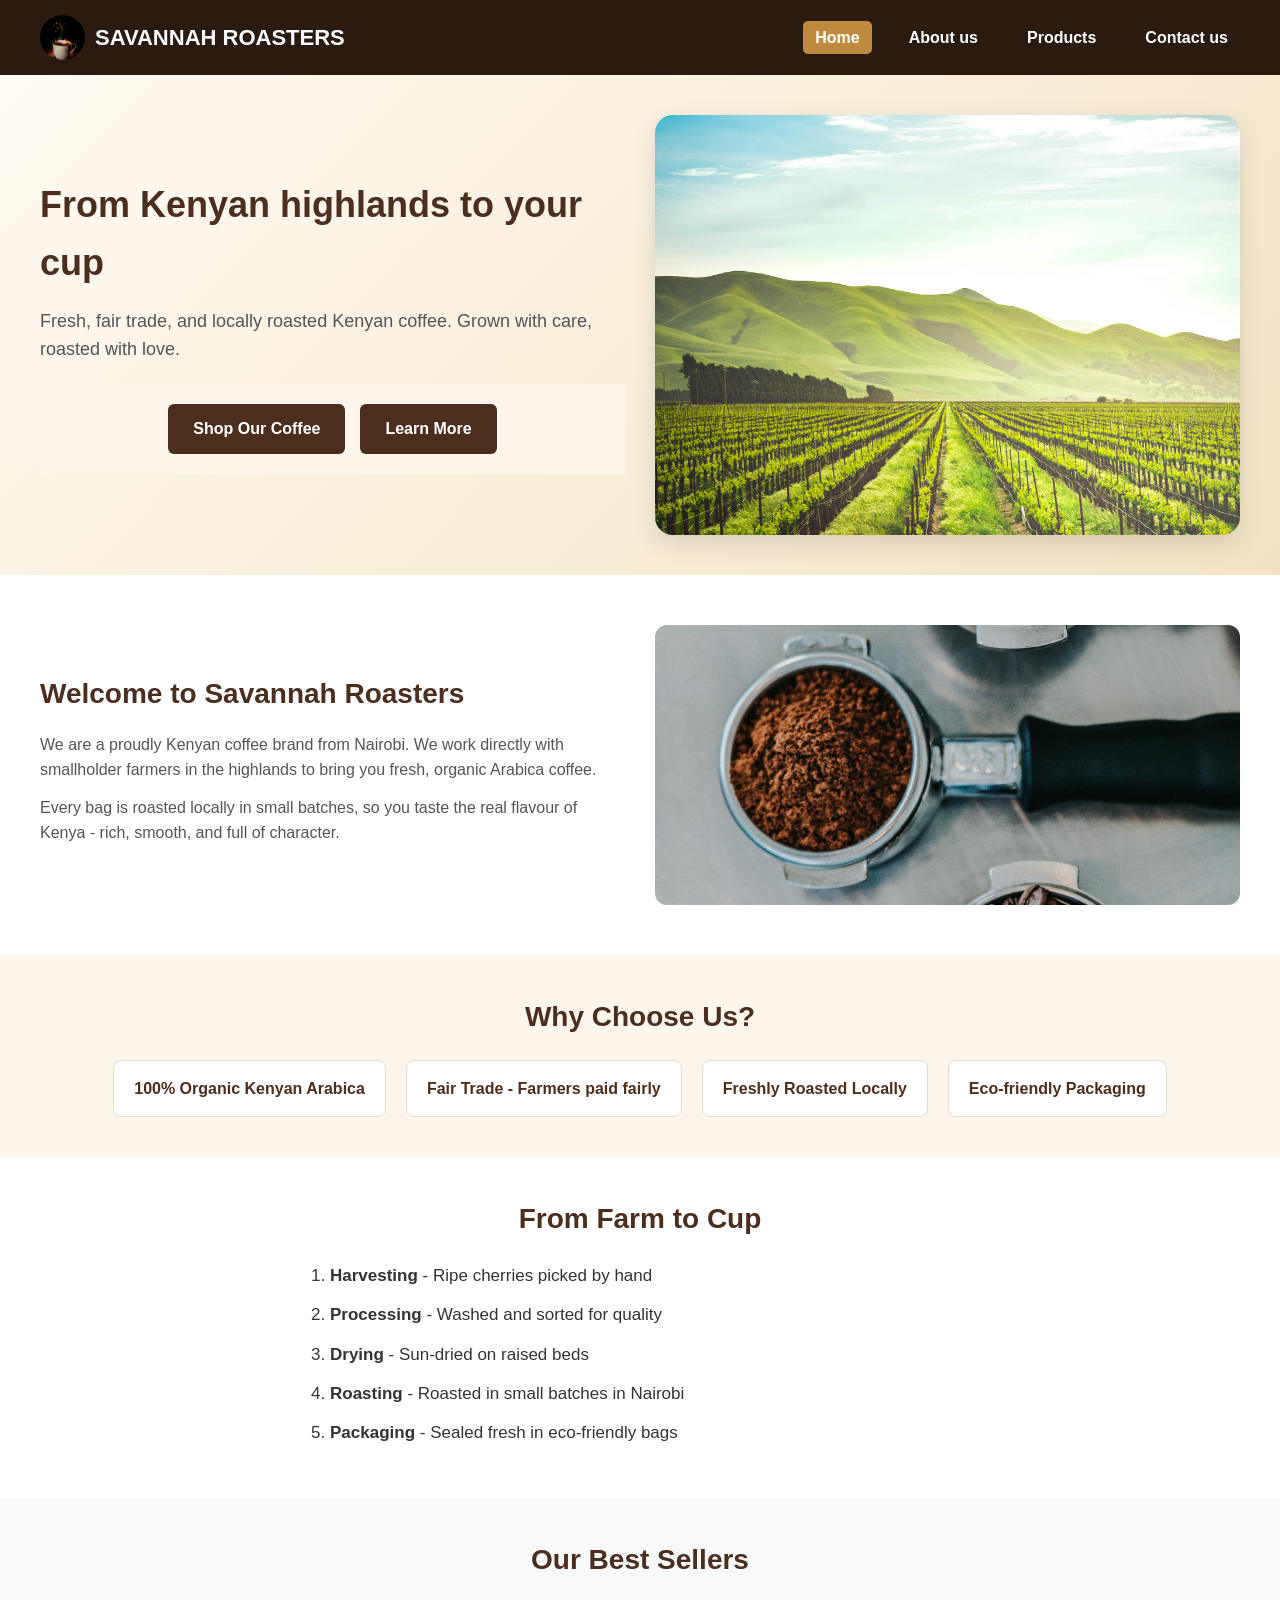
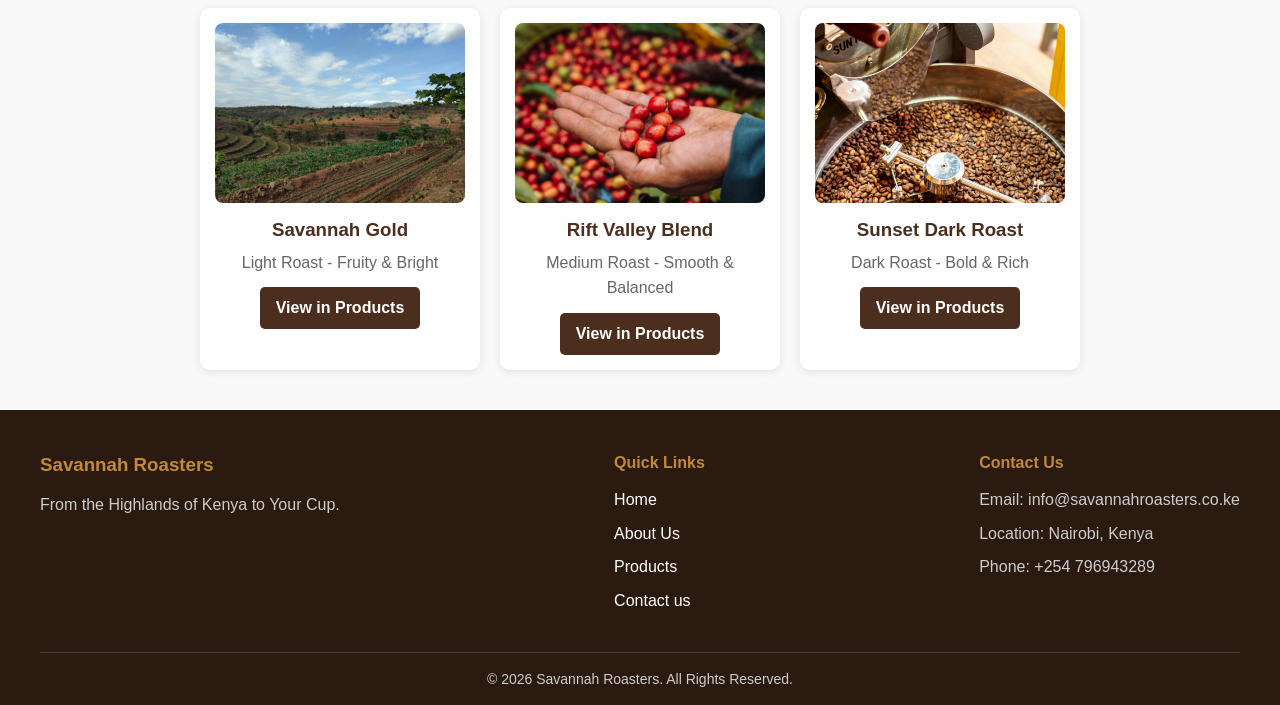
<file: index.html>
<!doctype html>
<html lang="en">
  <head>
    <meta charset="UTF-8" />
    <meta name="viewport" content="width=device-width, initial-scale=1.0" />
    <title>SAVANNAH ROASTERS</title>
    <link rel="stylesheet" href="style.css" />
  </head>
  <body>
    <header class="site-header">
      <div class="logo">
        <img src="images/logo.jpg" alt="Savannah Roasters logo" />
        <h1>SAVANNAH ROASTERS</h1>
      </div>
      <nav>
        <ul>
          <li><a href="index.html" class="active">Home</a></li>
          <li><a href="about.html">About us</a></li>
          <li><a href="product.html">Products</a></li>
          <li><a href="contact.html">Contact us</a></li>
        </ul>
      </nav>
    </header>

    <main>
      <section class="hero">
        <div class="hero-text">
          <h2>From Kenyan highlands to your cup</h2>
          <p>
            Fresh, fair trade, and locally roasted Kenyan coffee. Grown with
            care, roasted with love.
          </p>
          <div class="hero-buttons">
            <a href="product.html" class="btn">Shop Our Coffee</a>
            <a href="about.html" class="btn">Learn More</a>
          </div>
        </div>
        <div class="hero-image">
          <img src="images/hero.jpg" alt="Freshly roasted coffee" />
        </div>
      </section>

      <section class="intro">
        <div class="intro-text">
          <h2>Welcome to Savannah Roasters</h2>
          <p>
            We are a proudly Kenyan coffee brand from Nairobi. We work directly
            with smallholder farmers in the highlands to bring you fresh,
            organic Arabica coffee.
          </p>
          <p>
            Every bag is roasted locally in small batches, so you taste the real
            flavour of Kenya - rich, smooth, and full of character.
          </p>
        </div>
        <div class="intro-image">
          <img src="images/coffee.jpg" alt="Cup of coffee" />
        </div>
      </section>

      <section class="why">
        <h2>Why Choose Us?</h2>
        <ul>
          <li>100% Organic Kenyan Arabica</li>
          <li>Fair Trade - Farmers paid fairly</li>
          <li>Freshly Roasted Locally</li>
          <li>Eco-friendly Packaging</li>
        </ul>
      </section>

      <section class="journey">
        <h2>From Farm to Cup</h2>
        <ol>
          <li><strong>Harvesting</strong> - Ripe cherries picked by hand</li>
          <li><strong>Processing</strong> - Washed and sorted for quality</li>
          <li><strong>Drying</strong> - Sun-dried on raised beds</li>
          <li>
            <strong>Roasting</strong> - Roasted in small batches in Nairobi
          </li>
          <li>
            <strong>Packaging</strong> - Sealed fresh in eco-friendly bags
          </li>
        </ol>
      </section>

      <section class="featured">
        <h2>Our Best Sellers</h2>
        <div class="product-cards">
          <div class="card">
            <img src="images/farm.jpg" alt="Savannah Gold coffee beans" />
            <h3>Savannah Gold</h3>
            <p>Light Roast - Fruity & Bright</p>
            <a href="product.html" class="btn-small">View in Products</a>
          </div>

          <div class="card">
            <img src="images/farmers.jpg" alt="Rift Valley blend farmers" />
            <h3>Rift Valley Blend</h3>
            <p>Medium Roast - Smooth & Balanced</p>
            <a href="product.html" class="btn-small">View in Products</a>
          </div>

          <div class="card">
            <img src="images/rooster.jpg" alt="Dark roast coffee" />
            <h3>Sunset Dark Roast</h3>
            <p>Dark Roast - Bold & Rich</p>
            <a href="product.html" class="btn-small">View in Products</a>
          </div>
        </div>
      </section>
    </main>

    <footer>
      <div class="footer-content">
        <div class="footer-brand">
          <h3>Savannah Roasters</h3>
          <p>From the Highlands of Kenya to Your Cup.</p>
        </div>

        <div class="footer-links">
          <h4>Quick Links</h4>
          <ul>
            <li><a href="index.html">Home</a></li>
            <li><a href="about.html">About Us</a></li>
            <li><a href="product.html">Products</a></li>
            <li><a href="contact.html">Contact us</a></li>
          </ul>
        </div>

        <div class="footer-contact">
          <h4>Contact Us</h4>
          <p>Email: info@savannahroasters.co.ke</p>
          <p>Location: Nairobi, Kenya</p>
          <p>Phone: +254 796943289</p>
        </div>
      </div>

      <div class="footer-bottom">
        <p>&copy; 2026 Savannah Roasters. All Rights Reserved.</p>
      </div>
    </footer>
  </body>
</html>
</file>
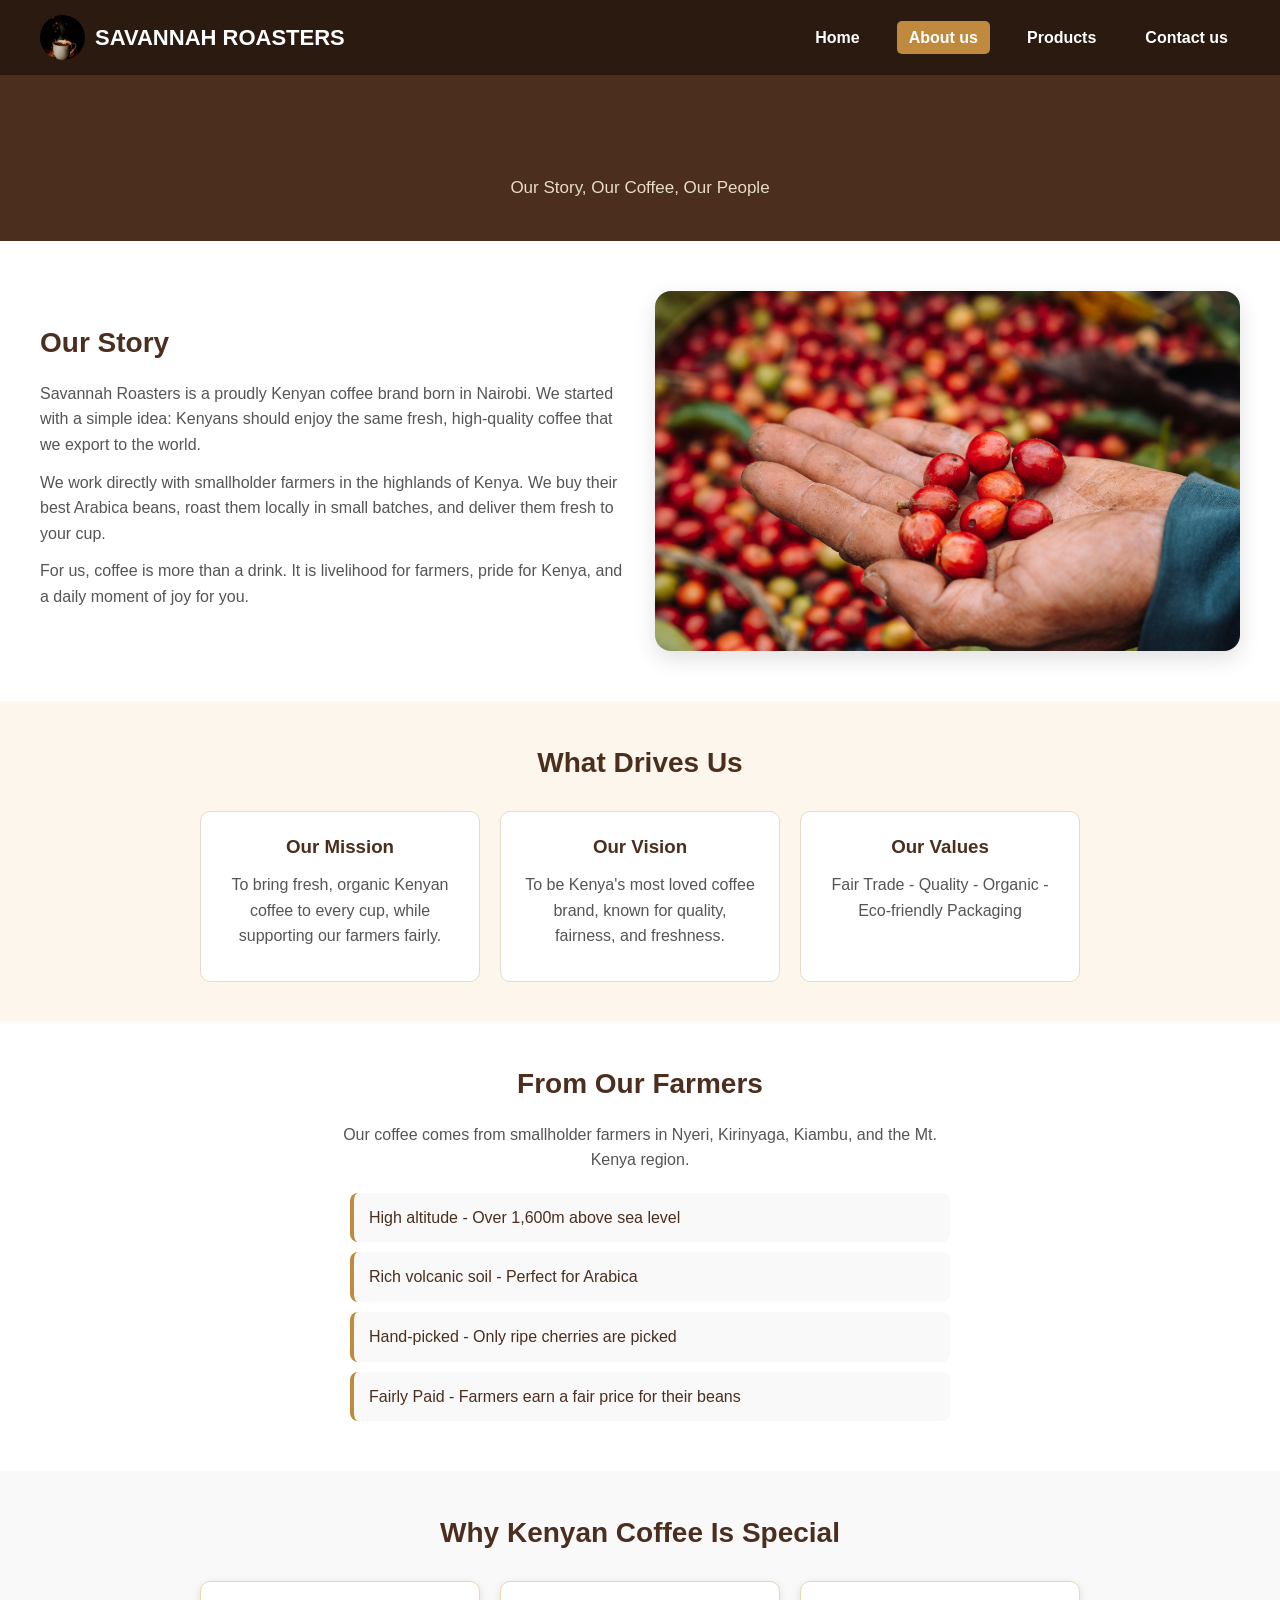
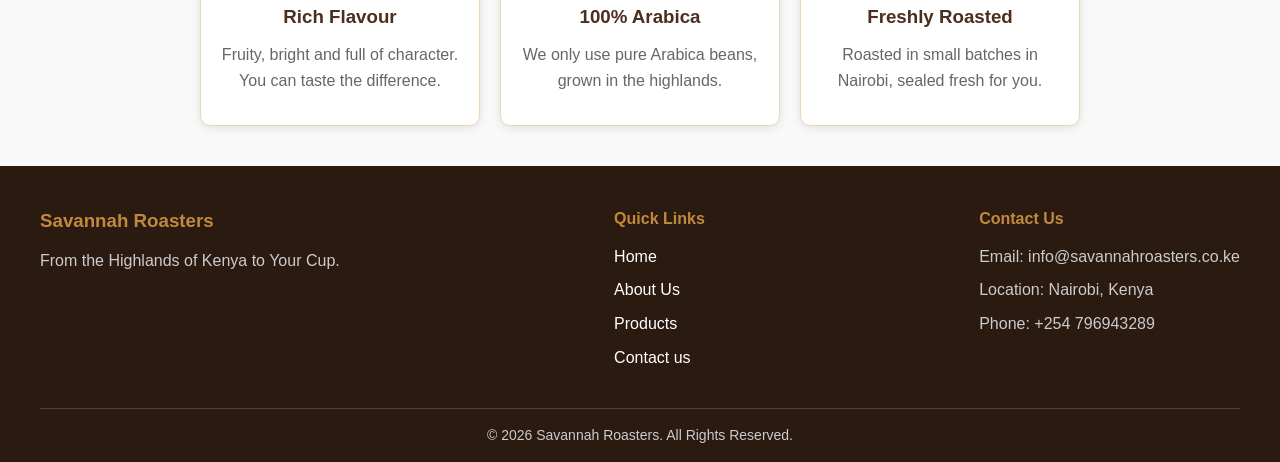
<file: about.html>
<!doctype html>
<html lang="en">
  <head>
    <meta charset="UTF-8" />
    <meta name="viewport" content="width=device-width, initial-scale=1.0" />
    <title>SAVANNAH ROASTERS</title>
    <link rel="stylesheet" href="style.css" />
  </head>
  <body>
    <header class="site-header">
      <div class="logo">
        <img src="images/logo.jpg" alt="Savannah Roasters logo" />
        <h1>SAVANNAH ROASTERS</h1>
      </div>
      <nav>
        <ul>
          <li><a href="index.html">Home</a></li>
          <li><a href="about.html" class="active">About us</a></li>
          <li><a href="product.html">Products</a></li>
          <li><a href="contact.html">Contact us</a></li>
        </ul>
      </nav>
    </header>

    <main>
      <section class="page-title">
        <h2>About Us</h2>
        <p>Our Story, Our Coffee, Our People</p>
      </section>

      <section class="story">
        <div class="story-text">
          <h2>Our Story</h2>
          <p>
            Savannah Roasters is a proudly Kenyan coffee brand born in Nairobi.
            We started with a simple idea: Kenyans should enjoy the same fresh,
            high-quality coffee that we export to the world.
          </p>
          <p>
            We work directly with smallholder farmers in the highlands of Kenya.
            We buy their best Arabica beans, roast them locally in small
            batches, and deliver them fresh to your cup.
          </p>
          <p>
            For us, coffee is more than a drink. It is livelihood for farmers,
            pride for Kenya, and a daily moment of joy for you.
          </p>
        </div>
        <div class="story-image">
          <img src="images/farmers.jpg" alt="Coffee farmers in Kenya" />
        </div>
      </section>

      <section class="mvv">
        <h2>What Drives Us</h2>
        <div class="mvv-cards">
          <div class="mvv-card">
            <h3>Our Mission</h3>
            <p>
              To bring fresh, organic Kenyan coffee to every cup, while
              supporting our farmers fairly.
            </p>
          </div>
          <div class="mvv-card">
            <h3>Our Vision</h3>
            <p>
              To be Kenya's most loved coffee brand, known for quality,
              fairness, and freshness.
            </p>
          </div>
          <div class="mvv-card">
            <h3>Our Values</h3>
            <p>Fair Trade - Quality - Organic - Eco-friendly Packaging</p>
          </div>
        </div>
      </section>

      <section class="farmers">
        <h2>From Our Farmers</h2>
        <p>
          Our coffee comes from smallholder farmers in Nyeri, Kirinyaga, Kiambu,
          and the Mt. Kenya region.
        </p>
        <ul>
          <li>High altitude - Over 1,600m above sea level</li>
          <li>Rich volcanic soil - Perfect for Arabica</li>
          <li>Hand-picked - Only ripe cherries are picked</li>
          <li>Fairly Paid - Farmers earn a fair price for their beans</li>
        </ul>
      </section>

      <section class="kenyan">
        <h2>Why Kenyan Coffee Is Special</h2>
        <div class="kenyan-boxes">
          <div class="kenyan-box">
            <h3>Rich Flavour</h3>
            <p>
              Fruity, bright and full of character. You can taste the
              difference.
            </p>
          </div>
          <div class="kenyan-box">
            <h3>100% Arabica</h3>
            <p>We only use pure Arabica beans, grown in the highlands.</p>
          </div>
          <div class="kenyan-box">
            <h3>Freshly Roasted</h3>
            <p>Roasted in small batches in Nairobi, sealed fresh for you.</p>
          </div>
        </div>
      </section>
    </main>

    <footer>
      <div class="footer-content">
        <div class="footer-brand">
          <h3>Savannah Roasters</h3>
          <p>From the Highlands of Kenya to Your Cup.</p>
        </div>

        <div class="footer-links">
          <h4>Quick Links</h4>
          <ul>
            <li><a href="index.html">Home</a></li>
            <li><a href="about.html">About Us</a></li>
            <li><a href="product.html">Products</a></li>
            <li><a href="contact.html">Contact us</a></li>
          </ul>
        </div>

        <div class="footer-contact">
          <h4>Contact Us</h4>
          <p>Email: info@savannahroasters.co.ke</p>
          <p>Location: Nairobi, Kenya</p>
          <p>Phone: +254 796943289</p>
        </div>
      </div>

      <div class="footer-bottom">
        <p>&copy; 2026 Savannah Roasters. All Rights Reserved.</p>
      </div>
    </footer>
  </body>
</html>
</file>
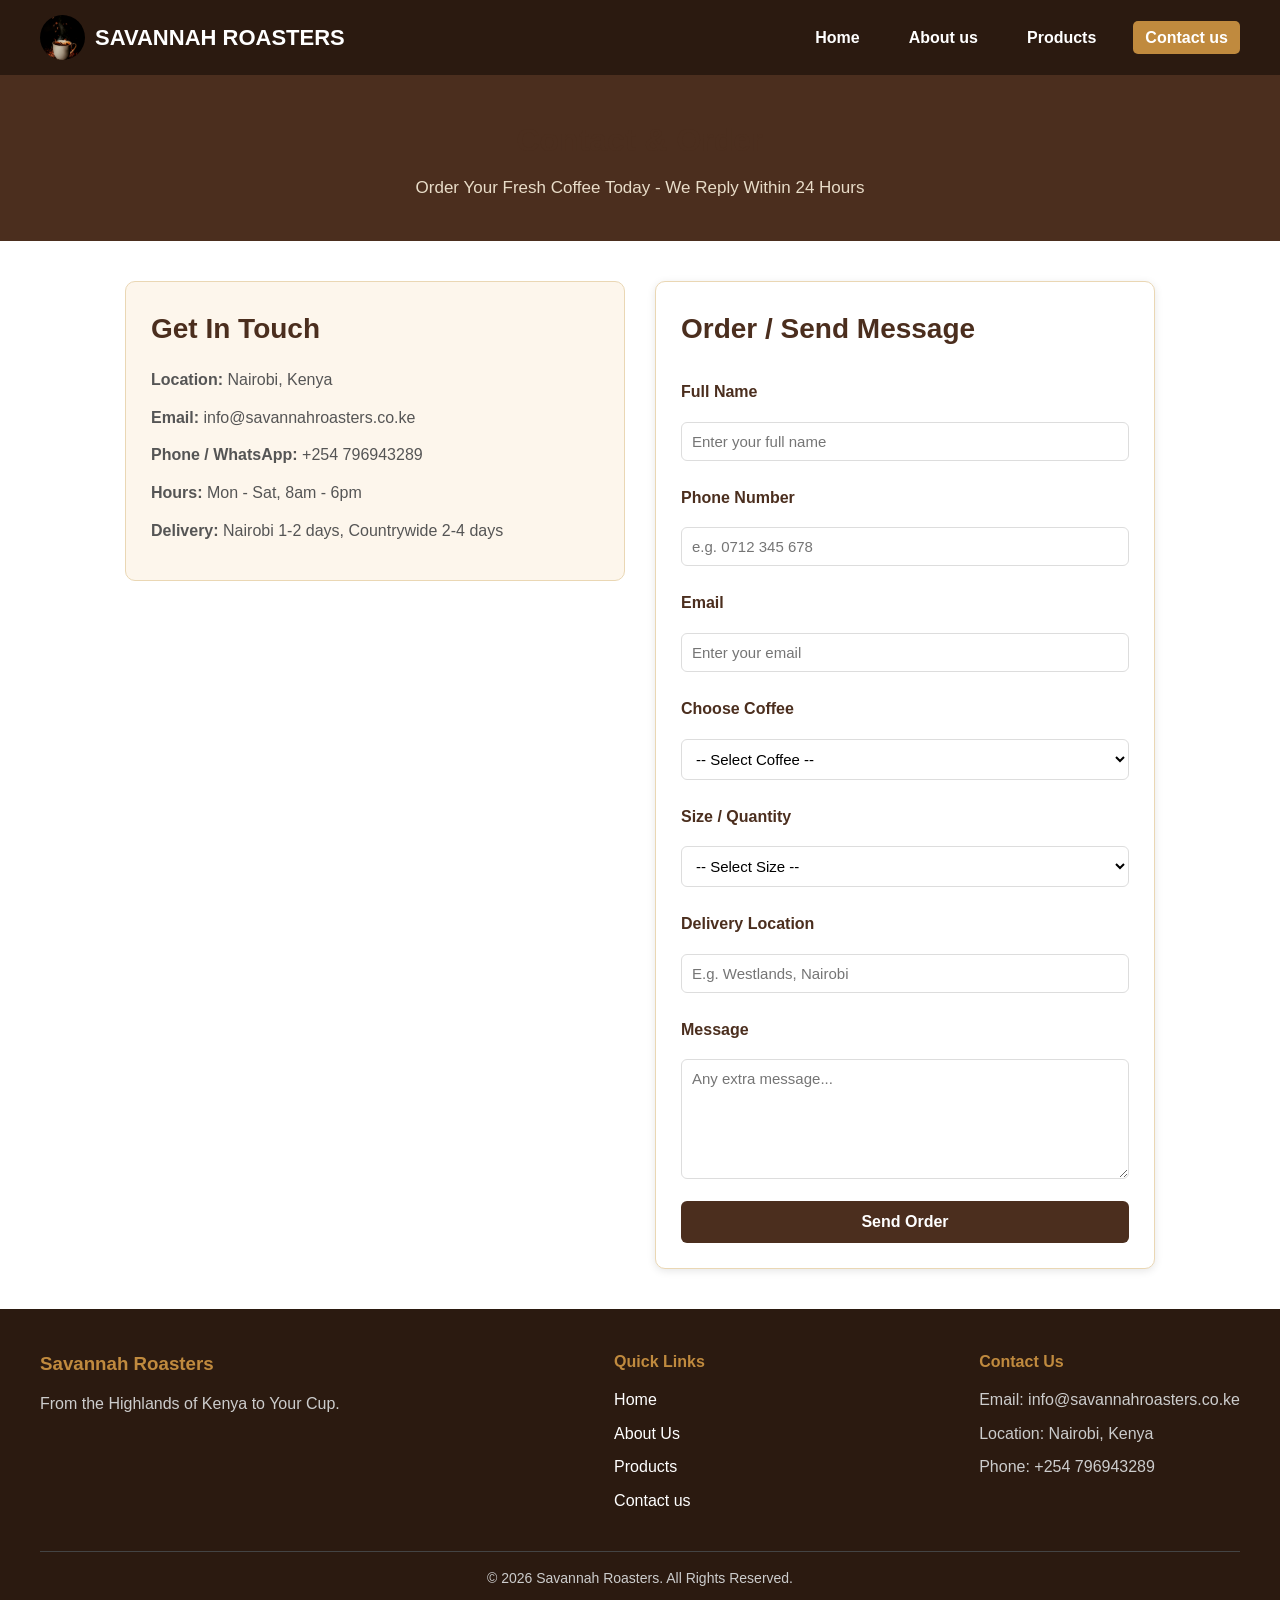
<file: contact.html>
<!doctype html>
<html lang="en">
  <head>
    <meta charset="UTF-8" />
    <meta name="viewport" content="width=device-width, initial-scale=1.0" />
    <title>SAVANNAH ROASTERS</title>
    <link rel="stylesheet" href="style.css" />
  </head>
  <body>
    <header class="site-header">
      <div class="logo">
        <img src="images/logo.jpg" alt="Savannah Roasters logo" />
        <h1>SAVANNAH ROASTERS</h1>
      </div>
      <nav>
        <ul>
          <li><a href="index.html">Home</a></li>
          <li><a href="about.html">About us</a></li>
          <li><a href="product.html">Products</a></li>
          <li><a href="contact.html" class="active">Contact us</a></li>
        </ul>
      </nav>
    </header>

    <main>
      <section class="page-title">
        <h2>Contact & Order</h2>
        <p>Order Your Fresh Coffee Today - We Reply Within 24 Hours</p>
      </section>

      <section class="contact">
        <div class="contact-info">
          <h2>Get In Touch</h2>
          <p><strong>Location:</strong> Nairobi, Kenya</p>
          <p><strong>Email:</strong> info@savannahroasters.co.ke</p>
          <p><strong>Phone / WhatsApp:</strong> +254 796943289</p>
          <p><strong>Hours:</strong> Mon - Sat, 8am - 6pm</p>
          <p>
            <strong>Delivery:</strong> Nairobi 1-2 days, Countrywide 2-4 days
          </p>
        </div>

        <div class="contact-form">
          <h2>Order / Send Message</h2>
          <form action="#" method="post">
            <label for="full-name">Full Name</label>
            <input
              id="full-name"
              type="text"
              placeholder="Enter your full name"
              required
            />

            <label for="phone">Phone Number</label>
            <input
              id="phone"
              type="tel"
              placeholder="e.g. 0712 345 678"
              required
            />

            <label for="email">Email</label>
            <input id="email" type="email" placeholder="Enter your email" />

            <label for="coffee">Choose Coffee</label>
            <select id="coffee" required>
              <option value="">-- Select Coffee --</option>
              <option>Savannah Gold - Light Roast</option>
              <option>Rift Valley Blend - Medium Roast</option>
              <option>Sunset Dark Roast - Dark Roast</option>
            </select>

            <label for="size">Size / Quantity</label>
            <select id="size" required>
              <option value="">-- Select Size --</option>
              <option>250g - 1 Bag</option>
              <option>250g - 2 Bags</option>
              <option>500g - 1 Bag</option>
              <option>500g - 2 Bags</option>
            </select>

            <label for="location">Delivery Location</label>
            <input
              id="location"
              type="text"
              placeholder="E.g. Westlands, Nairobi"
              required
            />

            <label for="message">Message</label>
            <textarea
              id="message"
              rows="4"
              placeholder="Any extra message..."
            ></textarea>

            <button type="submit" class="btn">Send Order</button>
          </form>
        </div>
      </section>
    </main>

    <footer>
      <div class="footer-content">
        <div class="footer-brand">
          <h3>Savannah Roasters</h3>
          <p>From the Highlands of Kenya to Your Cup.</p>
        </div>

        <div class="footer-links">
          <h4>Quick Links</h4>
          <ul>
            <li><a href="index.html">Home</a></li>
            <li><a href="about.html">About Us</a></li>
            <li><a href="product.html">Products</a></li>
            <li><a href="contact.html">Contact us</a></li>
          </ul>
        </div>

        <div class="footer-contact">
          <h4>Contact Us</h4>
          <p>Email: info@savannahroasters.co.ke</p>
          <p>Location: Nairobi, Kenya</p>
          <p>Phone: +254 796943289</p>
        </div>
      </div>

      <div class="footer-bottom">
        <p>&copy; 2026 Savannah Roasters. All Rights Reserved.</p>
      </div>
    </footer>
  </body>
</html>
</file>
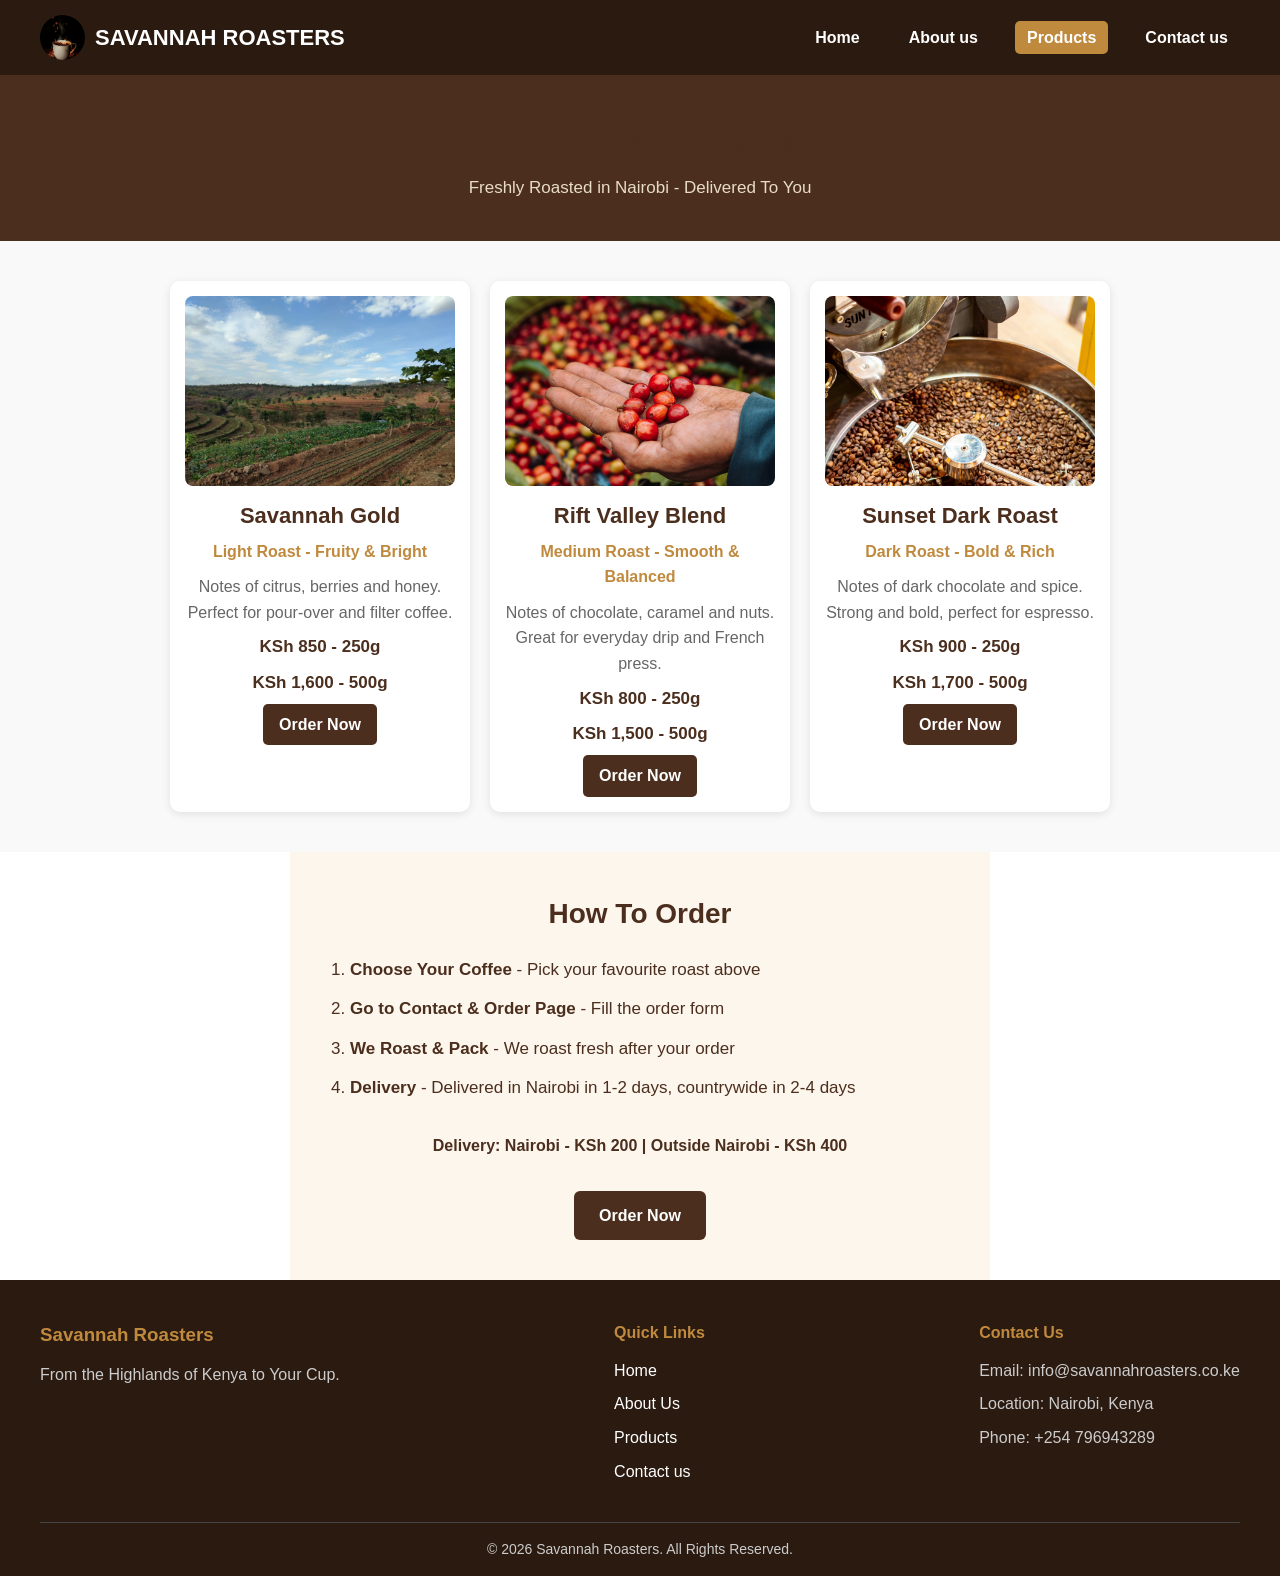
<file: product.html>
<!doctype html>
<html lang="en">
  <head>
    <meta charset="UTF-8" />
    <meta name="viewport" content="width=device-width, initial-scale=1.0" />
    <title>SAVANNAH ROASTERS</title>
    <link rel="stylesheet" href="style.css" />
  </head>
  <body>
    <header class="site-header">
      <div class="logo">
        <img src="images/logo.jpg" alt="Savannah Roasters logo" />
        <h1>SAVANNAH ROASTERS</h1>
      </div>
      <nav>
        <ul>
          <li><a href="index.html">Home</a></li>
          <li><a href="about.html">About us</a></li>
          <li><a href="product.html" class="active">Products</a></li>
          <li><a href="contact.html">Contact us</a></li>
        </ul>
      </nav>
    </header>

    <main>
      <section class="page-title">
        <h2>Our Coffee Products</h2>
        <p>Freshly Roasted in Nairobi - Delivered To You</p>
      </section>

      <section class="products">
        <div class="product-grid">
          <div class="product-card">
            <img src="images/farm.jpg" alt="Savannah Gold coffee beans" />
            <h3>Savannah Gold</h3>
            <p class="roast">Light Roast - Fruity & Bright</p>
            <p>
              Notes of citrus, berries and honey. Perfect for pour-over and
              filter coffee.
            </p>
            <p class="price">KSh 850 - 250g</p>
            <p class="price">KSh 1,600 - 500g</p>
            <a href="contact.html" class="btn-small">Order Now</a>
          </div>

          <div class="product-card">
            <img src="images/farmers.jpg" alt="Rift Valley coffee farming" />
            <h3>Rift Valley Blend</h3>
            <p class="roast">Medium Roast - Smooth & Balanced</p>
            <p>
              Notes of chocolate, caramel and nuts. Great for everyday drip and
              French press.
            </p>
            <p class="price">KSh 800 - 250g</p>
            <p class="price">KSh 1,500 - 500g</p>
            <a href="contact.html" class="btn-small">Order Now</a>
          </div>

          <div class="product-card">
            <img src="images/rooster.jpg" alt="Sunset Dark Roast coffee" />
            <h3>Sunset Dark Roast</h3>
            <p class="roast">Dark Roast - Bold & Rich</p>
            <p>
              Notes of dark chocolate and spice. Strong and bold, perfect for
              espresso.
            </p>
            <p class="price">KSh 900 - 250g</p>
            <p class="price">KSh 1,700 - 500g</p>
            <a href="contact.html" class="btn-small">Order Now</a>
          </div>
        </div>
      </section>

      <section class="how-to-order">
        <h2>How To Order</h2>
        <ol>
          <li>
            <strong>Choose Your Coffee</strong> - Pick your favourite roast
            above
          </li>
          <li>
            <strong>Go to Contact & Order Page</strong> - Fill the order form
          </li>
          <li>
            <strong>We Roast & Pack</strong> - We roast fresh after your order
          </li>
          <li>
            <strong>Delivery</strong> - Delivered in Nairobi in 1-2 days,
            countrywide in 2-4 days
          </li>
        </ol>
        <p class="note">
          Delivery: Nairobi - KSh 200 | Outside Nairobi - KSh 400
        </p>
        <a href="contact.html" class="btn">Order Now</a>
      </section>
    </main>

    <footer>
      <div class="footer-content">
        <div class="footer-brand">
          <h3>Savannah Roasters</h3>
          <p>From the Highlands of Kenya to Your Cup.</p>
        </div>

        <div class="footer-links">
          <h4>Quick Links</h4>
          <ul>
            <li><a href="index.html">Home</a></li>
            <li><a href="about.html">About Us</a></li>
            <li><a href="product.html">Products</a></li>
            <li><a href="contact.html">Contact us</a></li>
          </ul>
        </div>

        <div class="footer-contact">
          <h4>Contact Us</h4>
          <p>Email: info@savannahroasters.co.ke</p>
          <p>Location: Nairobi, Kenya</p>
          <p>Phone: +254 796943289</p>
        </div>
      </div>

      <div class="footer-bottom">
        <p>&copy; 2026 Savannah Roasters. All Rights Reserved.</p>
      </div>
    </footer>
  </body>
</html>
</file>
<file: style.css>
* {
    margin: 0;
    padding: 0;
    box-sizing: border-box;
    font-family: Arial, Helvetica, sans-serif;
}

body {
    background-color: #ffffff;
    color: #333;
    line-height: 1.6;
}

a {
    text-decoration: none;
}

img {
    display: block;
    max-width: 100%;
}

main {
    display: block;
}

.site-header {
    display: flex;
    justify-content: space-between;
    align-items: center;
    background-color: #2b1a10;
    padding: 15px 40px;
    position: sticky;
    top: 0;
    z-index: 10;
}

.logo {
    display: flex;
    align-items: center;
    gap: 10px;
}

.logo img {
    width: 45px;
    height: 45px;
    border-radius: 50%;
    object-fit: cover;
}

.logo h1 {
    color: white;
    font-size: 22px;
}

nav ul {
    display: flex;
    list-style: none;
    gap: 25px;
}

nav ul li a {
    color: white;
    font-weight: bold;
    font-size: 16px;
    padding: 8px 12px;
    border-radius: 5px;
}

nav ul li a:hover,
nav ul li a.active {
    background-color: #c08a3e;
    color: white;
}

.hero {
    display: flex;
    justify-content: space-between;
    align-items: center;
    gap: 30px;
    padding: 40px;
    background: linear-gradient(135deg, #fffaf3, #f2e3c4);
}

.hero-text,
.hero-image {
    flex: 1;
}

.hero-text h2 {
    color: #4b2e1e;
    margin-bottom: 15px;
    font-size: 36px;
}

.hero-text p {
    color: #555;
    margin-bottom: 20px;
    font-size: 18px;
}

.hero-buttons {
    display: flex;
    gap: 15px;
    flex-wrap: wrap;
}

.btn {
    display: inline-block;
    background: #4b2e1e;
    color: white;
    padding: 12px 20px;
    border-radius: 8px;
    font-weight: bold;
}

.btn:hover,
.btn-small:hover {
    background: #c08a3e;
}

.hero-image img {
    width: 100%;
    height: 420px;
    object-fit: cover;
    border-radius: 18px;
    box-shadow: 0 8px 24px rgba(0, 0, 0, 0.12);
}

.intro {
    display: flex;
    gap: 30px;
    align-items: center;
    padding: 50px 40px;
}

.intro-text {
    flex: 1;
}

.intro-text h2 {
    color: #4b2e1e;
    margin-bottom: 15px;
    font-size: 28px;
}

.intro-text p {
    margin-bottom: 12px;
    color: #555;
    font-size: 16px;
}

.intro-image {
    flex: 1;
}

.intro-image img {
    width: 100%;
    height: 280px;
    object-fit: cover;
    border-radius: 12px;
}

.why {
    background: #fdf6ec;
    padding: 40px;
    text-align: center;
}

.why h2 {
    color: #4b2e1e;
    margin-bottom: 20px;
    font-size: 28px;
}

.why ul {
    list-style: none;
    display: flex;
    justify-content: center;
    gap: 20px;
    flex-wrap: wrap;
}

.why ul li {
    background: white;
    padding: 15px 20px;
    border-radius: 8px;
    font-weight: bold;
    border: 1px solid #e8dcc8;
    color: #4b2e1e;
}

.journey {
    padding: 40px;
    max-width: 700px;
    margin: auto;
}

.journey h2 {
    color: #4b2e1e;
    text-align: center;
    margin-bottom: 20px;
    font-size: 28px;
}

.journey ol li {
    margin-bottom: 12px;
    font-size: 17px;
}

.featured {
    padding: 40px;
    background: #f9f9f9;
    text-align: center;
}

.featured h2 {
    color: #4b2e1e;
    margin-bottom: 25px;
    font-size: 28px;
}

.product-cards {
    display: flex;
    gap: 20px;
    justify-content: center;
    flex-wrap: wrap;
}

.card {
    background: white;
    width: 280px;
    padding: 15px;
    border-radius: 10px;
    box-shadow: 0 2px 8px rgba(0, 0, 0, 0.1);
    text-align: center;
}

.card img {
    width: 100%;
    height: 180px;
    object-fit: cover;
    border-radius: 8px;
    margin-bottom: 12px;
}

.card h3 {
    margin: 12px 0 5px;
    color: #4b2e1e;
}

.card p {
    color: #666;
    margin-bottom: 12px;
}

.btn-small {
    display: inline-block;
    background: #4b2e1e;
    color: white;
    padding: 8px 16px;
    border-radius: 5px;
    font-weight: bold;
}

.page-title {
    text-align: center;
    padding: 60px 20px 30px;
    background: #fffaf3;
}

.page-title h2 {
    color: #4b2e1e;
    font-size: 42px;
    margin-bottom: 10px;
}

.page-title p {
    color: #6b4a2e;
    font-size: 18px;
}

.story {
    display: flex;
    align-items: center;
    gap: 30px;
    padding: 40px;
}

.story-text,
.story-image {
    flex: 1;
}

.story-text h2,
.mvv h2,
.farmers h2,
.kenyan h2 {
    color: #4b2e1e;
    margin-bottom: 18px;
    font-size: 30px;
}

.story-text p,
.farmers p,
.kenyan-box p,
.mvv-card p {
    color: #555;
    margin-bottom: 12px;
}

.story-image img {
    width: 100%;
    height: 360px;
    object-fit: cover;
    border-radius: 16px;
    box-shadow: 0 8px 22px rgba(0, 0, 0, 0.12);
}

.mvv,
.farmers,
.kenyan {
    padding: 40px;
}

.mvv-cards,
.kenyan-boxes {
    display: flex;
    gap: 20px;
    justify-content: center;
    flex-wrap: wrap;
}

.mvv-card,
.kenyan-box {
    background: #fdf6ec;
    width: 280px;
    padding: 20px;
    border-radius: 12px;
    border: 1px solid #ead7b4;
}

.mvv-card h3,
.kenyan-box h3 {
    color: #4b2e1e;
    margin-bottom: 10px;
}

.farmers ul {
    margin-top: 20px;
    padding-left: 20px;
    color: #4b2e1e;
}

.farmers ul li {
    margin-bottom: 10px;
}

.products {
    padding: 40px;
    background: #fff;
}

.product-grid {
    display: flex;
    justify-content: center;
    gap: 20px;
    flex-wrap: wrap;
}

.product-card {
    background: white;
    width: 290px;
    padding: 15px;
    border-radius: 12px;
    box-shadow: 0 2px 10px rgba(0, 0, 0, 0.08);
    text-align: center;
}

.product-card img {
    width: 100%;
    height: 190px;
    object-fit: cover;
    border-radius: 8px;
    margin-bottom: 12px;
}

.product-card h3 {
    color: #4b2e1e;
    margin-bottom: 8px;
}

.product-card p {
    color: #555;
    margin-bottom: 10px;
}

.product-card .roast {
    font-weight: bold;
    color: #6b4a2e;
}

.product-card .price {
    font-weight: bold;
    color: #4b2e1e;
}

.how-to-order {
    padding: 40px;
    background: #fdf6ec;
    max-width: 850px;
    margin: auto;
}

.how-to-order h2 {
    color: #4b2e1e;
    margin-bottom: 18px;
    font-size: 30px;
    text-align: center;
}

.how-to-order ol {
    padding-left: 20px;
    color: #4b2e1e;
    margin-bottom: 20px;
}

.how-to-order li {
    margin-bottom: 10px;
}

.note {
    text-align: center;
    margin-bottom: 20px;
    color: #555;
    font-weight: bold;
}

.contact {
    display: flex;
    gap: 30px;
    padding: 40px;
    align-items: flex-start;
    justify-content: center;
    flex-wrap: wrap;
}

.contact-info,
.contact-form {
    background: #fffaf3;
    border: 1px solid #ead7b4;
    border-radius: 12px;
    padding: 30px;
    width: 100%;
    max-width: 500px;
}

.contact-info h2,
.contact-form h2 {
    color: #4b2e1e;
    margin-bottom: 20px;
    font-size: 28px;
}

.contact-info p {
    margin-bottom: 12px;
    color: #555;
}

.contact-form form {
    display: flex;
    flex-direction: column;
    gap: 12px;
}

.contact-form label {
    color: #4b2e1e;
    font-weight: bold;
}

.contact-form input,
.contact-form select,
.contact-form textarea {
    width: 100%;
    padding: 12px 14px;
    border: 1px solid #d9c8a8;
    border-radius: 8px;
    font-family: inherit;
    font-size: 15px;
    background: white;
}

.contact-form textarea {
    resize: vertical;
    min-height: 120px;
}

.contact-form .btn {
    margin-top: 10px;
    border: none;
    cursor: pointer;
    text-align: center;
}

footer {
    background-color: #2b1a10;
    color: white;
    padding: 40px 40px 0 40px;
}

.footer-content {
    display: flex;
    justify-content: space-between;
    gap: 30px;
    flex-wrap: wrap;
    padding-bottom: 30px;
}

.footer-brand h3,
.footer-links h4,
.footer-contact h4 {
    margin-bottom: 12px;
    color: #c08a3e;
}

.footer-brand p,
.footer-links ul,
.footer-contact p,
.footer-bottom p {
    color: #ccc;
}

.footer-links ul {
    list-style: none;
}

.footer-links ul li {
    margin-bottom: 8px;
}

.footer-links a,
.footer-contact a {
    color: white;
}

.footer-bottom {
    border-top: 1px solid rgba(255, 255, 255, 0.2);
    padding: 20px 0;
    text-align: center;
}


.footer-links ul {
    list-style: none;
}

.footer-links ul li {
    margin-bottom: 8px;
}

.footer-links ul li a {
    color: white;
}

.footer-links ul li a:hover {
    color: #c08a3e;
}

.footer-contact p {
    margin-bottom: 8px;
    color: #ccc;
}

.footer-bottom {
    border-top: 1px solid #444;
    text-align: center;
    padding: 15px 0;
    color: #aaa;
    font-size: 14px;
}

@media (max-width: 768px) {
    header {
        flex-direction: column;
        gap: 15px;
        padding: 15px 20px;
    }
    nav ul {
        gap: 10px;
        flex-wrap: wrap;
        justify-content: center;
    }
    .hero {
        height: 250px;
    }
    .intro {
        flex-direction: column;
        padding: 30px 20px;
    }
    .why ul {
        flex-direction: column;
    }
    .footer-content {
        flex-direction: column;
    }
}
.hero-buttons {
    display: flex;
    gap: 15px;
    justify-content: center;
    padding: 20px;
    background-color: #fdf6ec;
}

.btn {
    background-color: #4b2e1e;
    color: white;
    padding: 12px 25px;
    border-radius: 6px;
    font-weight: bold;
    font-size: 16px;
    text-decoration: none;
}

.btn:hover {
    background-color: #c08a3e;
}

.btn-light {
    background-color: white;
    color: #4b2e1e;
    border: 2px solid #4b2e1e;
}

.btn-light:hover {
    background-color: #4b2e1e;
    color: white;
}
/* ABOUT US - 2. PAGE TITLE */
.page-title {
    background-color: #4b2e1e;
    color: white;
    text-align: center;
    padding: 40px 20px;
}
.page-title h2 { font-size: 32px; margin-bottom: 8px; }
.page-title p { color: #e8dcc8; font-size: 17px; }

/* 3. OUR STORY */
.story {
    display: flex;
    gap: 30px;
    align-items: center;
    padding: 50px 40px;
}
.story-text { flex: 1; }
.story-text h2 { color: #4b2e1e; margin-bottom: 15px; font-size: 28px; }
.story-text p { margin-bottom: 12px; color: #555; }
.story-image { flex: 1; }
.story-color {
    width: 100%;
    height: 280px;
    background-color: #6f4e37;
    border-radius: 12px;
}

/* 4. MVV */
.mvv { background: #fdf6ec; padding: 40px; text-align: center; }
.mvv h2 { color: #4b2e1e; margin-bottom: 25px; font-size: 28px; }
.mvv-cards { display: flex; gap: 20px; justify-content: center; flex-wrap: wrap; }
.mvv-card { background: white; width: 280px; padding: 20px; border-radius: 10px; border: 1px solid #e8dcc8; }
.mvv-card h3 { color: #4b2e1e; margin-bottom: 10px; }
.mvv-card p { color: #555; }

/* 5. FARMERS */
.farmers { padding: 40px; max-width: 700px; margin: auto; text-align: center; }
.farmers h2 { color: #4b2e1e; margin-bottom: 15px; font-size: 28px; }
.farmers p { color: #555; margin-bottom: 15px; }
.farmers ul { list-style: none; text-align: left; }
.farmers ul li { background: #f9f9f9; padding: 12px 15px; margin-bottom: 10px; border-radius: 8px; border-left: 4px solid #c08a3e; }

/* 6. WHY KENYAN */
.kenyan { padding: 40px; background: #f9f9f9; text-align: center; }
.kenyan h2 { color: #4b2e1e; margin-bottom: 25px; font-size: 28px; }
.kenyan-boxes { display: flex; gap: 20px; justify-content: center; flex-wrap: wrap; }
.kenyan-box { background: white; width: 280px; padding: 20px; border-radius: 10px; box-shadow: 0 2px 8px rgba(0,0,0,0.1); }
.kenyan-box h3 { color: #4b2e1e; margin-bottom: 10px; }
.kenyan-box p { color: #666; }
/* PRODUCTS PAGE - 3. ALL PRODUCTS */
.products { padding: 40px; background: #f9f9f9; }
.product-grid { display: flex; gap: 20px; justify-content: center; flex-wrap: wrap; }
.product-card {
    background: white;
    width: 300px;
    padding: 15px;
    border-radius: 10px;
    box-shadow: 0 2px 8px rgba(0,0,0,0.1);
    text-align: center;
}
.product-card h3 { margin: 12px 0 5px; color: #4b2e1e; font-size: 22px; }
.product-card .roast { color: #c08a3e; font-weight: bold; margin-bottom: 10px; }
.product-card p { color: #666; margin-bottom: 8px; }
.product-card .price { color: #4b2e1e; font-weight: bold; font-size: 17px; }

/* 4. HOW TO ORDER */
.how-to-order { padding: 40px; max-width: 700px; margin: auto; text-align: center; }
.how-to-order h2 { color: #4b2e1e; margin-bottom: 20px; font-size: 28px; }
.how-to-order ol { text-align: left; margin-bottom: 20px; }
.how-to-order ol li { margin-bottom: 12px; font-size: 17px; }
.how-to-order .note { background: #fdf6ec; padding: 12px; border-radius: 8px; margin-bottom: 20px; font-weight: bold; color: #4b2e1e; }
/* CONTACT PAGE - 3. CONTACT & ORDER */
.contact {
    display: flex;
    gap: 30px;
    padding: 40px;
    align-items: flex-start;
    flex-wrap: wrap;
}

.contact-info {
    flex: 1;
    background: #fdf6ec;
    padding: 25px;
    border-radius: 10px;
    min-width: 280px;
}

.contact-info h2 { color: #4b2e1e; margin-bottom: 15px; }
.contact-info p { margin-bottom: 12px; color: #555; font-size: 16px; }

.contact-form {
    flex: 1.5;
    background: white;
    padding: 25px;
    border-radius: 10px;
    box-shadow: 0 2px 8px rgba(0,0,0,0.1);
    min-width: 300px;
}

.contact-form h2 { color: #4b2e1e; margin-bottom: 15px; }
.contact-form label { display: block; font-weight: bold; margin: 12px 0 5px; color: #4b2e1e; }
.contact-form input,
.contact-form select,
.contact-form textarea {
    width: 100%;
    padding: 10px;
    border: 1px solid #ddd;
    border-radius: 6px;
    font-size: 15px;
}
.contact-form button {
    margin-top: 15px;
    width: 100%;
    border: none;
    cursor: pointer;
}

/* MOBILE FOR CONTACT */
@media (max-width: 768px) {
    .contact { flex-direction: column; padding: 20px; }
}
</file>
